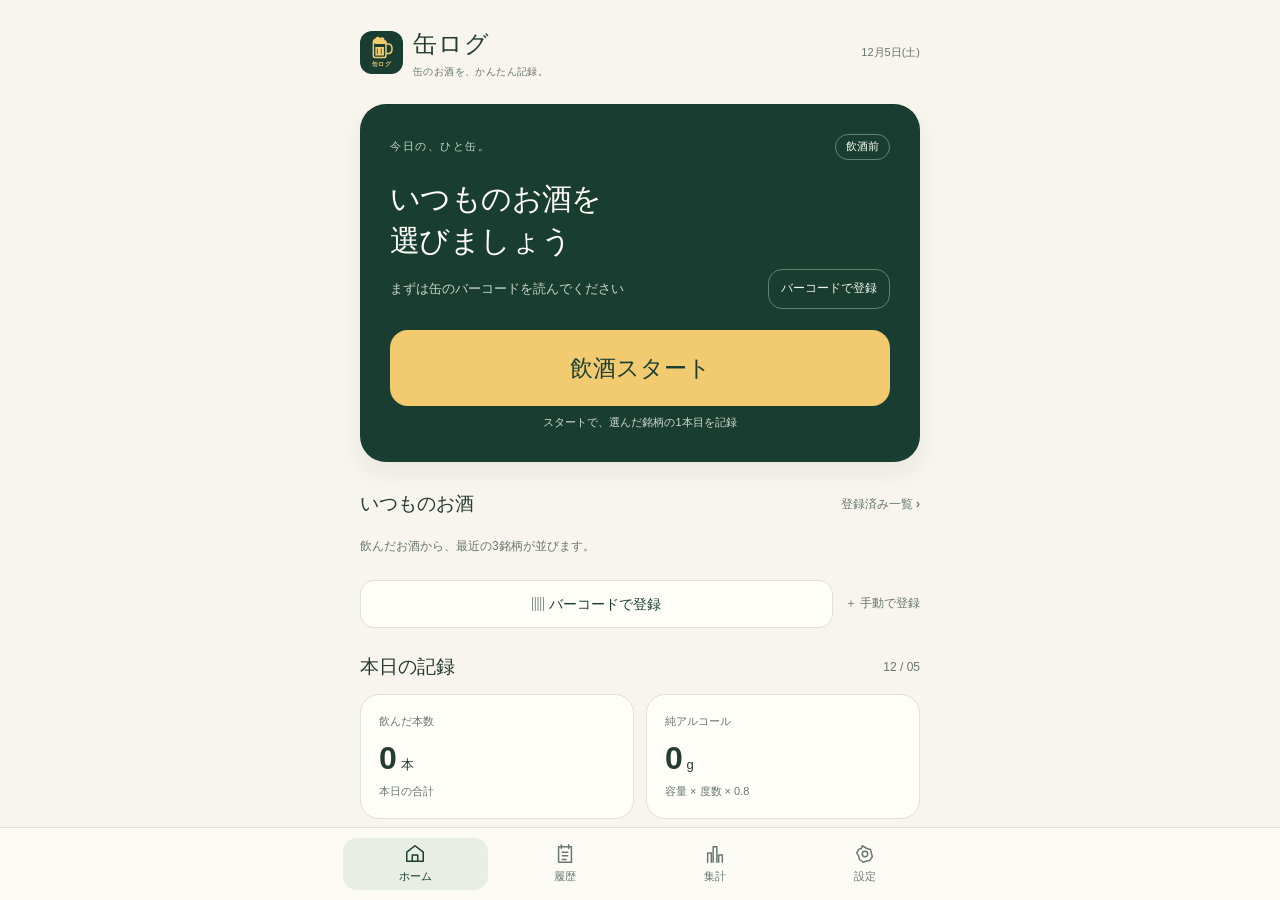
<file: index.html>
<!doctype html><html lang="ja"><head><meta charset="utf-8"><meta name="viewport" content="width=device-width"><meta http-equiv="refresh" content="0;url=./beer-save/"><title>缶ログ</title></head><body><a href="./beer-save/">缶ログを開く</a></body></html>
</file>
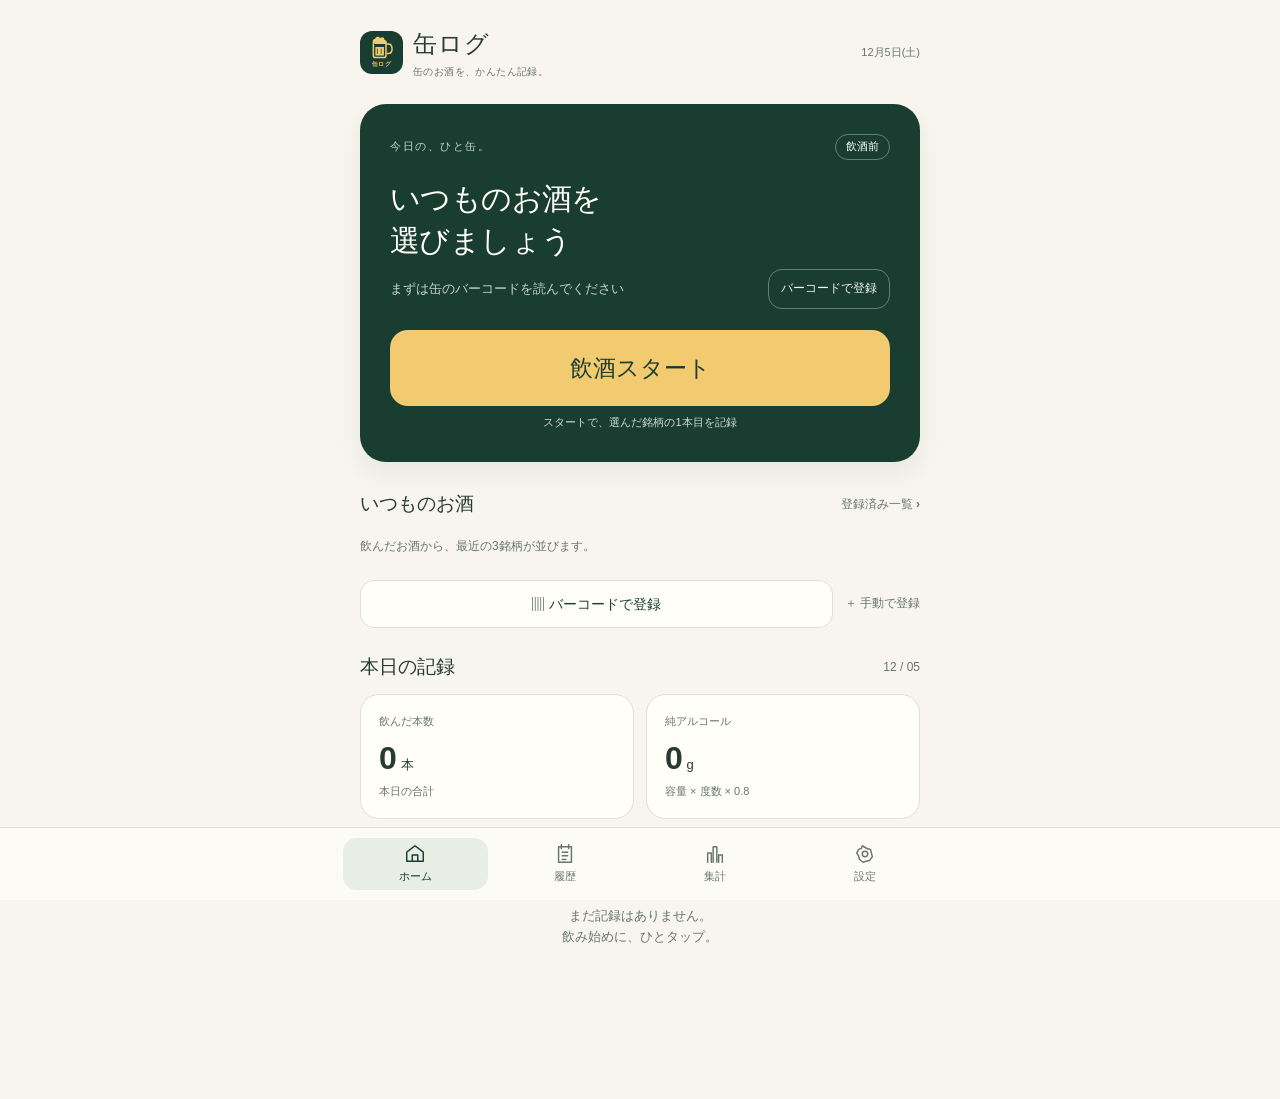
<file: beer-save/index.html>
<!doctype html>
<html lang="ja">
<head>
<meta charset="utf-8"><meta name="viewport" content="width=device-width,initial-scale=1,viewport-fit=cover">
<meta name="theme-color" content="#193D31"><meta name="apple-mobile-web-app-capable" content="yes"><meta name="apple-mobile-web-app-title" content="缶ログ">
<meta name="description" content="缶のお酒を、かんたん記録。いつもの銘柄を選んで、飲み始めにワンタップ。">
<title>缶ログ｜缶のお酒を、かんたん記録。</title>
<link rel="apple-touch-icon" href="./icon-192.png">
<link rel="manifest" href="./manifest.webmanifest"><link rel="icon" href="./icon.svg" type="image/svg+xml">
<link rel="stylesheet" href="./kanlog.css?v=kanlog-20261105-trend">
<script defer src="./beer-catalog.js?v=kanlog-20261105-trend"></script>
<script defer src="./beer-core.js?v=kanlog-20261105-trend"></script>
<script defer src="./beer-store.js?v=kanlog-20261105-trend"></script>
<script defer src="./beer-recognition.js?v=kanlog-20261105-trend"></script>
<script defer src="./beer-live-barcode.js?v=kanlog-20261105-trend"></script>
<script defer src="./beer-camera-ui.js?v=kanlog-20261105-trend"></script>
<script defer src="./kanlog-maintenance.js?v=kanlog-20261105-trend"></script>
<script defer src="./kanlog-app.js?v=kanlog-20261105-trend"></script>
</head>
<body>
<main class="app">
<header class="brand"><div class="brandMain"><img src="./icon.svg" alt="" width="43" height="43"><div><h1>缶ログ</h1><p class="hint">缶のお酒を、かんたん記録。</p></div></div><div class="dateMark" id="todayDate"></div></header>
<div id="globalFeedbackSlot"></div>
<noscript><p class="notice">記録するにはJavaScriptを有効にしてください。</p></noscript>

<section id="homeView" aria-label="ホーム">
<div id="sessionReminder" class="notice" hidden><span id="sessionReminderText">前回の飲酒が終了未記録です。</span><br><button id="finishAtLast" class="write">最後の1本の時刻で終える</button> <button id="reviewActive" class="textButton">終了時刻を確認・修正する</button></div>
<div id="updateHomeNotice" class="notice" role="status" hidden><b>新しい版があります</b><p id="updateHomeNotes" class="hint" hidden></p><button id="homeApplyUpdate">今すぐ更新</button> <button id="homeLaterUpdate" class="textButton">あとで</button></div>
<div class="controlCard">
<div class="controlTop"><p class="eyebrow">今日の、ひと缶。</p><span id="sessionBadge" class="sessionBadge">飲酒前</span></div>
<div class="selection"><p id="selectedName" class="productName">いつものお酒を<br>選びましょう</p><div class="selectionMeta"><p id="selectedFacts" class="productFacts">まずは銘柄を登録してください</p><button id="chooseProduct" class="change">銘柄変更</button></div></div>
<p id="sessionCount" class="sessionCount" hidden>今回 <strong id="sessionCountNumber">0</strong>本</p>
<button id="startBtn" class="mainAction write">飲酒スタート</button>
<button id="addBtn" class="mainAction write" hidden>＋1本</button>
<p class="actionHint" id="actionHint">スタートで、選んだ銘柄の1本目を記録</p>
<button id="finishBtn" class="finishAction write" hidden>飲酒終わり</button>
<div id="homeFeedbackSlot" class="homeFeedbackSlot" aria-label="記録の保存結果"></div>
</div>

<div class="usual"><div class="sectionHeading"><h2>いつものお酒</h2><button id="allProducts" class="textButton">登録済み一覧 ›</button></div><div id="recentProducts" class="recentGrid"></div><div class="row" style="margin-top:12px"><button id="beerLiveButton" class="barcodeAction">▥ バーコードで登録</button><button id="manualProduct" class="textButton">＋ 手動で登録</button></div></div>
<div class="sectionHeading"><h2>本日の記録</h2><small id="dayBoundaryHint"></small></div>
<div class="metricGrid" id="todayMetrics"></div>
<div id="sessionSummary" class="card estimateCard"></div>
<div class="sectionHeading"><h2>今日のログ</h2><small>タップして編集</small></div><div class="timeline" id="todayTimeline"></div><div id="backupHomeReminder" class="notice" hidden><b>記録のバックアップはいかがですか</b><p class="hint">前回の書き出し、または最初の記録から30日以上経ちました。</p><button id="homeReminderExport">JSONを保存</button><button id="homeSnoozeBackup" class="textButton">7日後に案内</button></div><p id="backupHomeResult" class="status backupResult" role="status" hidden></p>
</section>
<section id="historyView" aria-label="履歴" hidden>
<h2 class="pageTitle">履歴</h2><p class="hint">記録の修正も、価格の入力も、あとから。</p>
<button id="pastDrink" class="wide write">＋ 過去の1本を追加</button>
<div class="card priceEntry"><h2>購入価格</h2><p id="missingPriceCount" class="hint"></p><button id="bulkPrices" class="wide write">価格をまとめて入力</button></div>
<div class="card"><h2>飲酒セッション</h2><div id="sessionHistory"></div></div>
<div id="history"></div>
<details id="countCard" class="card"><summary>本数だけの記録・本数の修正</summary><p class="hint">商品の分からない日は本数だけ保存できます。詳細記録より少ない本数にはできません。詳細は各ログから編集・削除してください。</p><form id="countForm"><label for="countDay">集計日（日本時間）</label><input id="countDay" type="date" required><label for="dayCount">その日の合計本数</label><input id="dayCount" type="number" min="0" max="10000" step="1" required><button class="primary write" type="submit">合計本数を保存</button></form></details>
</section>
<section id="analysisView" aria-label="集計" hidden>
<h2 class="pageTitle">集計</h2><p class="hint">飲んだお酒を、少し振り返る。</p>
<label for="period">表示期間</label><select id="period"><option value="day">今日</option><option value="week">今週（月曜から）</option><option value="month" selected>今月</option><option value="year">今年</option><option value="all">全期間</option></select>
<p id="periodLabel" class="hint" style="margin-top:10px"></p><div id="analysisMetrics" class="metricGrid"></div>
<div id="trendCard" class="card"><h2>推移</h2><div class="trendMetrics" role="group" aria-label="グラフの表示内容"><button type="button" data-trend-metric="count" aria-pressed="true">本数</button><button type="button" data-trend-metric="alcohol" aria-pressed="false">純アルコール</button><button type="button" data-trend-metric="spending" aria-pressed="false">金額</button></div><p id="trendReadout" class="trendReadout" role="status" aria-live="polite"></p><div id="trendChart"></div><p id="trendNote" class="hint trendNote"></p></div>
<div class="card"><h2>よく飲んだ銘柄</h2><div id="rankings"></div></div>
<details class="card"><summary>日別の記録・カレンダー</summary><div class="row"><button id="prevMonth" aria-label="前の月">‹</button><b id="monthLabel"></b><button id="nextMonth" aria-label="次の月">›</button></div><div class="calendar" id="calendar"></div><div id="calendarDetail"></div></details>
<details id="savingsCard" class="card"><summary>以前の節約管理</summary><p class="hint">以前の設定と本数から計算する参考値です。実際に消費したお酒の金額とは異なります。</p><div id="savings"></div></details>
</section>
<section id="settingsView" aria-label="設定" hidden>
<h2 class="pageTitle">設定</h2><p class="hint">銘柄とデータを、自分のペースで。</p>
<div class="card"><div class="row"><h2>登録済みのお酒</h2><button id="newProduct" class="textButton write">＋ 登録</button></div><div id="duplicateNotice" class="notice" hidden><b id="duplicateCount"></b><p class="hint">自動ではまとめません。残す銘柄を確認して、1組ずつ整理できます。</p><button id="reviewDuplicates" type="button">候補を確認</button><div id="duplicatePairs" class="pickerList" hidden></div></div><div id="productList"></div><p class="hint">一覧から削除しても、過去の飲酒記録・金額は残ります。</p><details id="archivedProducts" hidden><summary id="archivedProductsTitle">削除した銘柄</summary><p class="hint">「元に戻す」で再び選べるようになります。</p><div id="archivedProductList"></div></details><p class="hint">参考単価を変更しても、過去の記録の実際の価格は変わりません。</p><details><summary>商品辞書について</summary><p id="beerCatalogInfo" class="hint"></p></details></div>
<div class="card"><h2>分解時間の計算条件</h2><p class="hint">既定値は純アルコール10gにつき約2.5時間（4g/時）。個人の分解能力を測定した値ではありません。</p><form id="estimateForm"><label for="metabolismRate">1時間あたりの推定分解量（g）</label><input id="metabolismRate" type="number" min="1" max="20" step="0.1" required><button class="primary write" type="submit">計算条件を保存</button></form><details><summary>推定方法と限界</summary><p class="hint">各缶の飲み始めに純アルコール量を加え、次の缶までの時間で設定量を差し引きます。飲んでいない時間の分解能力を繰り越しません。終了日時がある場合、推定終了はその時刻より前にはしません。吸収速度・食事・体格等はモデル化していません。同じセッションの詳細記録のみが対象で、本数だけの記録は量を推測しません。</p><p class="hint">個人差が大きく、運転できる時刻やアルコールの消失を保証しません。<a href="https://izonsho.mhlw.go.jp/alcoholwacth/" target="_blank" rel="noopener noreferrer">参考：厚生労働省 アルコールウォッチ</a></p></details></div>
<details class="card"><summary id="daySettingsTitle">1日の区切り・以前の節約設定</summary><form id="dayBoundaryForm"><label for="dayStartHour">集計日の開始時刻（日本時間）</label><select id="dayStartHour"></select><p class="hint">変更は新しい記録に適用し、過去の集計日は保持します。</p><button type="submit" class="primary write">区切り時刻を保存</button></form><form id="settingsForm"><div class="grid"><div><label for="baseline">基準本数 / 日</label><input id="baseline" type="number" min="1" max="12" required></div><div><label for="target">目標本数 / 日</label><input id="target" type="number" min="0" max="12" required></div></div><label for="price">基準価格 / 本（円）</label><input id="price" type="number" min="0" step="any" required><button type="submit" class="primary write">節約設定を保存</button></form></details>
<div class="card backupCard"><div class="row"><h2>バックアップと復元</h2><span id="backupBadge" class="backupBadge">書き出し未記録</span></div><p id="backupLast" class="hint"></p><p id="backupSummary" class="hint"></p><p id="backupSchedule" class="hint"></p><button id="resumeBackup" class="textButton" hidden>案内を再開する</button><div id="backupReminder" class="notice" hidden><p>前回のJSON書き出し、または最初の記録から30日以上経ちました。</p><button id="reminderExport">JSONを保存</button><button id="snoozeBackup" class="textButton">7日後に案内</button></div><p class="hint">記録はこの端末・ブラウザ内に保存します。JSONは復元用、CSVは表計算用です。端末の外にも保管してください。</p><div class="grid"><button id="exportJson">JSONを保存</button><button id="exportCsv">CSVを保存</button></div><p id="backupExportResult" class="status backupResult" role="status" hidden></p><details><summary>iPhoneでの保存先を確認する</summary><p class="hint">ダウンロードや共有の画面で「ファイルに保存」を選び、「ファイル」アプリの保存先にJSONがあるか確認してください。別の端末へ移すときは、このJSONを新しい端末で読み込みます。CSVは復元には使えません。</p></details><label for="importFile">バックアップから読み込む</label><input id="importFile" type="file" accept=".json,application/json"><details><summary>JSONを貼り付けて読み込む</summary><label for="importText">バックアップJSON</label><textarea id="importText"></textarea><button id="checkImport" class="wide">内容を確認</button></details><div id="importSummary"></div><div id="importActions" class="grid" hidden><button id="mergeImport" class="write">重複IDを除いて統合</button><button id="replaceImport" class="write">この内容に復元</button></div><details><summary>困ったときの復旧用</summary><p class="hint">通常は使いません。記録がおかしくなったときに、直前の状態や保存中の原文を書き出せます。</p><button id="exportRecovery" class="wide subtle">直前の回復用JSON</button><button id="exportRaw" class="wide subtle" style="margin-top:8px">現在の保存原文を退避</button><div id="legacyTools" hidden><p class="hint">旧名称の記録・旧保存キーは削除しません。</p><button id="readLegacy">旧記録を確認</button><button id="exportLegacy">旧JSONを保存</button></div></details></div>
<div class="card updateCard"><div class="row"><h2>アプリの更新</h2><span id="updateBadge" class="updateBadge" data-state="checking">確認中</span></div><p id="appVersion" class="hint"></p><p id="latestVersion" class="hint" hidden></p><p id="updateCheckedAt" class="hint">まだ更新を確認していません。</p><p id="updateResult" class="status" role="status" hidden></p><p id="updateState" class="hint" role="status" aria-live="polite"></p><button id="checkUpdates" class="wide">更新を確認する</button><button id="applyUpdate" class="primary" hidden>新しい版に更新する</button><p class="hint">保存済みの記録はそのまま残ります。入力中の内容は保存してから更新してください。</p></div><p class="footerNote">缶ログ · 記録は端末の中に。</p>
</section>
</main>
<div id="feedback" class="feedback" hidden><div id="status" class="status" role="status" aria-live="polite" hidden></div><div id="undoBar" class="undo" hidden><span id="undoText"></span><button id="undoBtn" class="write">取り消す</button></div><button id="dismissFeedback" class="textButton" aria-label="通知を閉じる">閉じる</button></div>
<nav class="tabs" aria-label="メインナビゲーション">
<button data-view="home" aria-selected="true" aria-controls="homeView"><svg aria-hidden="true" viewBox="0 0 24 24"><path d="m3 10 9-7 9 7v10H3Z"/><path d="M9 20v-7h6v7"/></svg>ホーム</button>
<button data-view="history" aria-selected="false" aria-controls="historyView"><svg aria-hidden="true" viewBox="0 0 24 24"><path d="M5 4h14v17H5Z M8 2v4 M16 2v4 M9 10h6 M9 14h6 M9 18h4"/></svg>履歴</button>
<button data-view="analysis" aria-selected="false" aria-controls="analysisView"><svg aria-hidden="true" viewBox="0 0 24 24"><path d="M4 21V11h4v10 M10 21V4h4v17 M16 21v-8h4v8"/></svg>集計</button>
<button data-view="settings" aria-selected="false" aria-controls="settingsView"><svg aria-hidden="true" viewBox="0 0 24 24"><path d="m9 3-1 3-3 1-2 4 2 3 1 4 4 3 3-1 4-1 3-4-1-4-1-4-4-1Z"/><circle cx="12" cy="12" r="3"/></svg>設定<span id="updateDot" class="updateDot" hidden aria-hidden="true"></span></button>
</nav>
<dialog id="productPicker" aria-labelledby="pickerTitle"><div class="row dialogHeader"><h2 id="pickerTitle">お酒を選ぶ</h2><button class="close" data-close="productPicker" aria-label="閉じる">×</button></div><p class="hint">選ぶだけでは本数は増えません。</p><div id="pickerProducts" class="pickerList"></div><div class="grid pickerActions"><button id="pickerBarcode">バーコードで<wbr>登録</button><button id="pickerManual">手動で<wbr>登録</button></div></dialog>
<dialog id="productDialog" aria-labelledby="productTitle"><div class="row dialogHeader"><h2 id="productTitle">お酒を登録</h2><button class="close" data-close="productDialog" aria-label="閉じる">×</button></div><p id="productLead" class="hint">保存して、そのまま1本目を記録できます。</p><form id="productForm"><div id="productError" class="dialogError" role="alert" hidden></div><label for="janCode">JAN / EANコード（任意）</label><div class="row"><input id="janCode" inputmode="numeric" maxlength="20" autocomplete="off"><button id="lookupJan" type="button" style="flex-shrink:0">照合</button></div><div id="barcodeChoices" class="pickerList"></div><p id="barcodeNote" class="hint"></p><label for="productName">商品名 <small>必須</small></label><input id="productName" required maxlength="200"><div class="grid"><div><label for="volumeMl">容量（mL） <small>必須</small></label><input id="volumeMl" type="number" min="1" max="10000" step="any" required inputmode="decimal"></div><div><label for="alcoholPercent">度数（%） <small>必須</small></label><input id="alcoholPercent" type="number" min="0.01" max="100" step="any" required inputmode="decimal"></div></div><label for="manufacturer">メーカー（任意）</label><input id="manufacturer" maxlength="200"><label for="referencePriceYen">参考単価（円・あとから入力できます）</label><input id="referencePriceYen" type="number" min="0" max="1000000000" step="any" inputmode="decimal" placeholder="不明なら空欄"><p class="hint">参考単価は実際の購入価格と別に保持します。過去の飲酒記録は変更しません。</p><details><summary>その他の商品情報</summary><label for="category">種類</label><select id="category"><option value="beer">ビール</option><option value="happoshu">発泡酒・新ジャンル</option><option value="chuhai">チューハイ・サワー</option><option value="highball">ハイボール</option><option value="wine">缶ワイン</option><option value="sake">缶日本酒</option><option value="shochu">缶焼酎</option><option value="cocktail">缶カクテル</option><option value="seltzer">ハードセルツァー</option><option value="other" selected>その他の缶入り酒類</option></select><label for="caloriesKcal">1缶のカロリー（kcal）</label><input id="caloriesKcal" type="number" min="0" max="1000000" step="any" inputmode="decimal"><label for="revision">商品版・変更メモ</label><input id="revision" maxlength="200"></details><button type="submit" id="saveOnly" class="write secondaryAction">保存だけする</button><button type="submit" id="saveAndRecord" class="primary write">保存して飲酒スタート</button></form></dialog>
<dialog id="beerLiveDialog" aria-labelledby="beerLiveTitle"><div class="row dialogHeader"><h2 id="beerLiveTitle">バーコードで登録</h2><button id="beerLiveClose" class="close" aria-label="閉じる">×</button></div><div class="liveViewport" id="beerLiveViewport"><video id="beerLiveVideo" autoplay muted playsinline></video><canvas id="beerLivePreview" hidden></canvas><div class="liveGuide" aria-hidden="true"><span></span></div></div><p id="beerLiveStatus" class="status" role="status" aria-live="polite">カメラを準備しています</p><div id="beerLiveResult" hidden><strong id="beerLiveProduct" class="liveProduct"></strong><p id="beerLiveFacts" class="liveFacts"></p><p id="beerLiveCode" class="hint"></p><div id="beerLiveChoices" class="pickerList"></div><button id="beerLiveConfirm" class="primary">商品情報を確認する</button></div><button id="beerLiveRetry" class="wide" style="margin-top:12px">もう一度読み取る</button><label class="livePhotoLabel" for="barcodeFile">バーコードの画像から読み取る<input id="barcodeFile" type="file" accept="image/*"></label><button id="barcodeManual" class="textButton wide">JANコードを手入力する</button><p class="hint">読み取るだけでは飲酒記録は追加しません。</p></dialog>
<dialog id="editDialog" aria-labelledby="editTitle"><div class="row dialogHeader"><h2 id="editTitle">1本の記録を編集</h2><button class="close" data-close="editDialog" aria-label="閉じる">×</button></div><form id="editForm"><div id="editError" class="dialogError" role="alert" hidden></div><label for="editSavedProduct">銘柄を変更する</label><select id="editSavedProduct"></select><label for="editName">商品名</label><input id="editName" required maxlength="200"><div class="grid"><div><label for="editVolume">容量（mL）</label><input id="editVolume" type="number" min="1" max="10000" step="any" required></div><div><label for="editAlcohol">度数（%）</label><input id="editAlcohol" type="number" min="0.01" max="100" step="any" required></div></div><label for="editStartedAt">飲み始め（日本時間）</label><input id="editStartedAt" type="datetime-local" required><label for="editPrice">この1本の実際の購入価格（円）</label><input id="editPrice" type="number" min="0" max="1000000000" step="any" inputmode="decimal" placeholder="不明なら空欄"><p class="hint">この記録だけに反映します。0円と未入力は区別します。</p><label id="detachLabel" class="check" hidden><input id="detachIncluded" type="checkbox"><span>集計日を移す場合、元の日の旧本数を残して別日の1本として追加する</span></label><button type="submit" class="primary write">変更を保存</button><button id="deleteDrink" type="button" class="textButton danger wide write" style="margin-top:14px">この詳細記録を削除</button></form></dialog>
<dialog id="sessionDialog" aria-labelledby="sessionEditTitle"><div class="row dialogHeader"><h2 id="sessionEditTitle">飲酒日時を修正</h2><button class="close" data-close="sessionDialog" aria-label="閉じる">×</button></div><form id="sessionEditForm"><div id="sessionError" class="dialogError" role="alert" hidden></div><label for="sessionStartedAt">開始日時（日本時間）</label><input id="sessionStartedAt" type="datetime-local" required><label for="sessionFinishedAt">終了日時（日本時間）</label><input id="sessionFinishedAt" type="datetime-local"><p class="hint">終了を空欄にすると未終了に戻せます。別の未終了セッションがある場合は戻せません。開始と終了は各缶の飲み始めを含む必要があります。</p><button class="primary write" type="submit">日時を保存</button></form></dialog>
<dialog id="pastDialog" aria-labelledby="pastTitle"><div class="row dialogHeader"><h2 id="pastTitle">過去の1本を追加</h2><button class="close" data-close="pastDialog" aria-label="閉じる">×</button></div><form id="pastForm"><div id="pastError" class="dialogError" role="alert" hidden></div><label for="pastProduct">登録済みのお酒</label><select id="pastProduct" required></select><label for="pastStartedAt">飲み始め（日本時間）</label><input id="pastStartedAt" type="datetime-local" required><label for="pastSession">飲酒セッション</label><select id="pastSession"></select><p class="hint">セッションを選ぶ場合は、その開始〜終了の間の時刻を指定してください。</p><label for="pastPrice">実際の購入価格（円・任意）</label><input id="pastPrice" type="number" min="0" max="1000000000" step="any"><label class="check"><input id="pastIncluded" type="checkbox"><span>すでに本数だけ入力した記録の内訳として追加する</span></label><button class="primary write" type="submit">この1本を追加</button></form></dialog>
<dialog id="duplicateDialog" aria-labelledby="duplicateTitle"><div class="row dialogHeader"><h2 id="duplicateTitle">残す銘柄を選ぶ</h2><button class="close" data-close="duplicateDialog" aria-label="閉じる">×</button></div><p class="hint">もう一方は選択一覧から外します。過去の飲酒記録・価格・商品情報は変えません。「削除した銘柄」から元に戻せます。参考単価やカロリーが違う場合も、選んだ側の情報を残します。</p><form id="duplicateForm"><div id="duplicateError" class="dialogError" role="alert" hidden></div><div id="duplicateChoices"></div><button class="primary write" type="submit">選んだ銘柄を残して整理する</button></form></dialog>
<dialog id="bulkPriceDialog" aria-labelledby="bulkPriceTitle"><div class="row dialogHeader"><h2 id="bulkPriceTitle">購入価格をまとめて入力</h2><button class="close" data-close="bulkPriceDialog" aria-label="閉じる">×</button></div><p class="hint">① 同じ価格で買った記録を選び、② 1本あたりの金額を入力します。入力済みの価格は上書きしません。</p><form id="bulkPriceForm"><div id="bulkPriceError" class="dialogError" role="alert" hidden></div><label for="bulkPriceProduct">銘柄で絞り込み</label><select id="bulkPriceProduct"></select><div class="grid"><div><label for="bulkPriceFrom">集計日の開始</label><input id="bulkPriceFrom" type="date"></div><div><label for="bulkPriceTo">集計日の終了</label><input id="bulkPriceTo" type="date"></div></div><p id="bulkPriceFilterError" class="dialogError" role="alert" hidden></p><p id="bulkPriceCount" class="hint" aria-live="polite"></p><div class="row"><button id="bulkSelectVisible" type="button" class="textButton">表示中をすべて選択</button><button id="bulkClearSelection" type="button" class="textButton" disabled>選択を解除</button></div><div id="bulkPriceRecords" class="bulkPriceRecords"></div><label for="bulkPriceValue">1本あたりの実際の購入価格（円）</label><input id="bulkPriceValue" type="number" min="0" max="1000000000" step="any" required inputmode="decimal" placeholder="例：198。0円も入力できます"><p id="bulkPriceSummary" class="priceSummary" role="status" aria-live="polite"></p><button id="bulkPriceApply" type="submit" class="primary write" disabled>選んだ記録に価格を入力</button></form></dialog>
</body></html>
</file>
<file: beer-save/kanlog.css>
/* 缶ログ: mobile first, local system fonts, no external assets. */
:root{color-scheme:light;--green:#193d31;--gold:#f2ca70;--cream:#f7f5ed;--ink:#263b32;--muted:#68766f;--line:#dce2d8;--white:#fffef9;--soft:#e9eee5;--danger:#8d352c;font-family:-apple-system,BlinkMacSystemFont,"Hiragino Sans","Yu Gothic",sans-serif;font-synthesis:none}
*{box-sizing:border-box}body{margin:0;background:var(--cream);color:var(--ink);line-height:1.6}button,input,select,textarea{font:inherit}button,a,input,select,summary{-webkit-tap-highlight-color:transparent}button{cursor:pointer;touch-action:manipulation;color:inherit;background:var(--white);border:1px solid var(--line);border-radius:14px;min-height:48px;padding:10px 16px;font-weight:650}button:disabled{opacity:.5;cursor:default}button:focus-visible,a:focus-visible,input:focus-visible,select:focus-visible,summary:focus-visible{outline:3px solid #ba8a24;outline-offset:3px}input,select,textarea{width:100%;min-height:48px;background:white;border:1px solid #bfcbbf;border-radius:12px;padding:11px 12px;color:var(--ink);font-size:16px}textarea{min-height:120px}label{display:block;font-size:13px;font-weight:650;margin:14px 0 5px}h1,h2,h3,p{margin-top:0}h1{font-size:24px;letter-spacing:.05em;margin-bottom:0}h2{font-size:19px;line-height:1.5;margin-bottom:16px}h3{font-size:15px;margin-bottom:6px}p{margin-bottom:12px}small,.hint{font-size:12px;color:var(--muted)}small{font-weight:450}.hint{line-height:1.7}.muted{color:var(--muted)}a{color:var(--green)}[hidden]{display:none!important}
.app{max-width:620px;margin:auto;padding:0 20px 120px}.brand{display:flex;align-items:center;justify-content:space-between;padding:25px 0 24px}.brandMain{display:flex;gap:10px;align-items:center}.brand img{width:43px;height:43px;border-radius:12px}.brand .hint{font-size:10px;margin:0;letter-spacing:.04em}.dateMark{font-size:11px;color:var(--muted);text-align:right;font-variant-numeric:tabular-nums}.eyebrow{font-size:11px;letter-spacing:.14em;font-weight:650;margin:0 0 8px}.controlCard{background:var(--green);color:var(--white);border-radius:26px;padding:25px 22px;box-shadow:0 12px 25px #193d3110}.controlTop{display:flex;justify-content:space-between;align-items:center;gap:14px;margin-bottom:18px}.controlTop .eyebrow{color:#c5d6c8;margin-bottom:0}.sessionBadge{border:1px solid #678275;border-radius:20px;padding:3px 10px;font-size:11px}.productName{font-size:27px;line-height:1.4;font-weight:700;letter-spacing:-.02em;overflow-wrap:anywhere;margin:0 0 7px}.productFacts{font-size:13px;color:#cad7cd;margin:0}.selection{display:block}.selectionMeta{display:flex;align-items:center;gap:12px;justify-content:space-between}.nameText{word-break:keep-all;overflow-wrap:anywhere;line-break:strict}.change{background:transparent;border-color:#638171;color:#f3f5eb;font-size:12px;white-space:nowrap;min-height:40px;padding:7px 12px}.sessionCount{font-size:13px;color:#cfdbd2;margin:14px 0 0}.sessionCount strong{font-size:24px;color:var(--gold);margin-right:4px}.primary{background:var(--green);border-color:var(--green);color:white;width:100%;min-height:54px}.mainAction{width:100%;background:var(--gold);color:var(--green);border:0;min-height:72px;margin-top:21px;font-size:23px;font-weight:750;border-radius:18px}.mainAction.confirming{background:#fffdf5;box-shadow:inset 0 0 0 3px var(--gold);font-size:21px}.actionHint{font-size:11px;text-align:center;margin:8px 0 0;color:#d0dbd2}.finishAction{width:100%;background:transparent;color:#fffdf5;border-color:#668171;min-height:56px;margin-top:14px;font-size:16px}.usual{margin:24px 0}.sectionHeading{display:flex;justify-content:space-between;align-items:center;gap:12px;margin:25px 0 13px}.sectionHeading h2{margin:0}.textButton{min-height:36px;border:0;background:transparent;padding:4px 0;font-size:12px;color:var(--muted)}.recentGrid{display:grid;grid-template-columns:minmax(0,1fr);gap:8px}.recentProduct{text-align:left;font-weight:500;min-height:54px;padding:10px 14px;border-radius:16px;font-size:14px;line-height:1.45;display:flex;align-items:center;justify-content:space-between;gap:12px}.recentProduct.selected{border:1.5px solid var(--green);background:var(--soft)}.recentProduct .nameText{min-width:0}.recentProduct>span:not(.nameText){flex-shrink:0;font-size:12px;font-weight:450;color:var(--muted);white-space:nowrap}.metricGrid{display:grid;grid-template-columns:1fr 1fr;gap:12px}.metric{padding:18px;background:var(--white);border:1px solid var(--line);border-radius:19px;min-width:0}.metric small{display:block;font-size:11px}.metric strong{display:block;font-size:32px;letter-spacing:-.04em;line-height:1.3;margin:7px 0 3px;font-variant-numeric:tabular-nums}.metric strong span{font-size:13px;font-weight:500;letter-spacing:0;margin-left:5px}.card{background:var(--white);border:1px solid var(--line);border-radius:20px;padding:20px;margin:16px 0}.timing{display:grid;grid-template-columns:1fr 1fr;gap:12px;padding-bottom:14px;border-bottom:1px solid var(--line);margin-bottom:14px}.timing div:last-child{text-align:right}.timing strong{display:block;font-size:18px}.estimateTime{font-size:23px;font-weight:700;margin:4px 0 8px;letter-spacing:-.02em}.estimateCard .eyebrow{color:var(--muted)}.estimateCard .hint:last-child{margin-bottom:0}.timeline{display:grid;gap:8px}.logEntry{display:flex;align-items:center;gap:13px;width:100%;text-align:left;border-radius:16px;padding:14px;background:var(--white);min-height:80px}.logTime{font-size:12px;font-weight:500;color:var(--muted);flex-shrink:0;font-variant-numeric:tabular-nums}.logInfo{min-width:0;flex:1}.logInfo strong{display:block;font-size:14px;overflow-wrap:anywhere}.logInfo small{display:block;font-size:11px}.chevron{font-size:20px;color:#8c9c91}.empty{padding:20px 0;text-align:center;font-size:13px;color:var(--muted)}.notice{background:#f8edce;border:1px solid #ead9a5;color:#614d1c;border-radius:14px;padding:13px 15px;font-size:13px;margin:12px 0}.status{border-radius:14px;background:var(--soft);padding:13px 15px;font-size:13px;overflow-wrap:anywhere;margin:0 0 16px}.status.error{background:#f9e5df;color:var(--danger)}.undo{display:flex;align-items:center;justify-content:space-between;gap:12px;padding:12px 0;font-size:12px}.undo button{min-height:38px;padding:5px 12px;background:transparent;border-color:#b4c1b1;color:var(--green)}
.tabs{position:fixed;bottom:0;left:0;right:0;border-top:1px solid var(--line);background:#fcfbf5f7;backdrop-filter:blur(16px);z-index:20;padding:10px 12px max(10px,env(safe-area-inset-bottom));display:flex;justify-content:center;gap:5px}.tabs button{border:0;background:transparent;color:var(--muted);border-radius:14px;min-height:52px;width:min(25%,145px);font-size:11px;line-height:1.4;padding:5px}.tabs button[aria-selected=true]{color:var(--green);background:var(--soft)}.tabs svg{display:block;width:22px;height:22px;margin:0 auto 4px;fill:none;stroke:currentColor;stroke-width:1.6;stroke-linecap:round;stroke-linejoin:round}.pageTitle{margin:2px 0 6px;font-size:28px;letter-spacing:-.03em}.row{display:flex;align-items:center;justify-content:space-between;gap:12px}.grid{display:grid;grid-template-columns:repeat(2,minmax(0,1fr));gap:12px}.grid>div{min-width:0}input[type=date],input[type=datetime-local]{min-width:0;max-width:100%}.grid label{margin-top:12px}.check{display:flex;align-items:flex-start;gap:10px;font-size:13px;font-weight:450}.check input{width:20px;height:20px;min-height:20px;margin-top:2px;flex-shrink:0}.subtle{background:transparent}.wide{width:100%}.danger{color:var(--danger)}details{margin-top:14px}summary{cursor:pointer;font-size:13px;font-weight:650;padding:6px 0}table{width:100%;border-collapse:collapse;font-size:12px}td,th{text-align:left;padding:10px 5px;border-bottom:1px solid var(--line)}.productRow{border-top:1px solid var(--line);padding:13px 0;display:flex;gap:12px;align-items:center;justify-content:space-between}.productRow strong{font-size:14px;display:block}.productRow button{font-size:12px;flex-shrink:0;min-height:38px;padding:6px 10px}.historyDay{margin:23px 0}.historyDay h3{font-size:14px}.sessionItem{border-bottom:1px solid var(--line);padding:12px 0}.sessionItem summary{font-size:13px}.calendar{display:grid;grid-template-columns:repeat(7,minmax(0,1fr));gap:4px;margin-top:14px}.calendar button{min-height:52px;padding:4px 0;font-size:10px;border-radius:10px}.calendar b{display:block;font-size:14px}.calendar .has{background:var(--soft);border-color:#b9cdbb}.dow{text-align:center;font-size:10px;color:var(--muted)}
dialog{width:min(94vw,520px);max-height:92dvh;overflow:auto;border:0;border-radius:24px;background:var(--cream);color:var(--ink);padding:24px;box-shadow:0 20px 90px #13271f44}dialog::backdrop{background:#142d246b;backdrop-filter:blur(3px)}dialog h2{margin:0;font-size:21px}dialog .dialogHeader{margin-bottom:16px;align-items:flex-start}dialog .close{border:1px solid var(--line);border-radius:50%;min-height:36px;width:36px;padding:4px;font-size:19px;flex-shrink:0}dialog .primary{margin-top:22px}dialog .status{margin:12px 0}.pickerList{display:grid;gap:9px;margin:15px 0;max-height:40vh;overflow:auto}.pickerList button{text-align:left;width:100%;font-size:14px}.pickerList small{display:block}.pickerActions button{word-break:keep-all;font-size:15px;padding-left:8px;padding-right:8px}.dialogError{color:var(--danger);background:#f9e5df;border-radius:12px;padding:10px;font-size:13px;margin:12px 0}.liveViewport{background:#14231f;border-radius:16px;overflow:hidden;position:relative;min-height:190px}.liveViewport video,.liveViewport canvas{display:block;width:100%;max-height:42dvh;min-height:190px;object-fit:contain}.liveGuide{position:absolute;inset:28% 6%;border:2px solid var(--gold);border-radius:12px;box-shadow:0 0 0 100vmax #0003;pointer-events:none}.liveGuide span{position:absolute;top:50%;left:4%;right:4%;height:1px;background:var(--gold)}.liveProduct{display:block;font-size:23px;margin-top:14px;overflow-wrap:anywhere}.liveFacts{font-size:17px}.livePhotoLabel{border:1px solid var(--line);border-radius:12px;padding:12px;text-align:center;cursor:pointer;margin-top:12px}.livePhotoLabel input{margin-top:8px;font-size:12px}.footerNote{text-align:center;font-size:11px;color:var(--muted);margin:24px 0 0}body:has(dialog[open]){overflow:hidden}
.productActions{display:flex;flex-shrink:0;gap:6px}.productRow>div:first-child{min-width:0;overflow-wrap:anywhere}.productActions button{min-height:44px;padding:6px 10px}
@media(min-width:600px){.app{padding-left:30px;padding-right:30px}.controlCard{padding:30px}.mainAction{min-height:76px}.productName{font-size:30px}}
@media(max-width:360px){.app{padding-left:14px;padding-right:14px}.controlCard{padding:21px 18px}.brand .hint{font-size:9px}.productName{font-size:23px}dialog{padding:20px}.grid{gap:9px}}
@media(prefers-reduced-motion:no-preference){button{transition:background .15s,transform .1s}button:active{transform:translateY(1px)}}

.duplicateChoice{display:flex;gap:12px;border:1px solid var(--line);border-radius:16px;padding:16px;background:var(--white);cursor:pointer}.duplicateChoice input{width:22px;min-height:22px;flex-shrink:0;margin-top:3px}.duplicateChoice span{min-width:0;overflow-wrap:anywhere}.duplicateChoice small{display:block;margin-top:8px}

/* Reserve room below the drinking controls, so notices never move their targets. */
.homeFeedbackSlot{min-height:104px;margin-top:12px}.homeFeedbackSlot:has(>.feedback[hidden]){min-height:0;margin-top:0}
.feedback{display:grid;grid-template-columns:minmax(0,1fr) auto;gap:0 12px;background:var(--white);color:var(--ink);border:1px solid #c8d7c7;border-radius:14px;padding:8px 12px;margin-bottom:16px}
.feedback #status{grid-column:1/-1;margin:0;padding:6px 0;background:transparent;font-size:12px;line-height:1.5}
.feedback #status.error{background:#f9e5df;color:var(--danger);padding:8px;border-radius:8px}
.feedback .undo{padding:0;margin:0;gap:8px;min-width:0}
.feedback #undoText{font-size:11px}
.feedback #dismissFeedback{grid-column:2;align-self:end;min-height:44px;padding:4px;font-size:11px}
.feedback .undo button{min-height:44px;flex-shrink:0}
.homeFeedbackSlot .feedback{background:#244b3e;color:#fffdf5;border:0;margin:0}
.homeFeedbackSlot #status{color:#fffdf5}
.homeFeedbackSlot #undoText{display:none}
.homeFeedbackSlot .undo button{color:#fffdf5;border-color:#92aa9c}
.homeFeedbackSlot #dismissFeedback{color:#d0dbd2}


.bulkPriceRecords{max-height:30vh;overflow:auto;border-top:1px solid var(--line)}.bulkPriceRow{display:flex;gap:10px;align-items:flex-start;padding:12px 0;border-bottom:1px solid var(--line);margin:0;cursor:pointer}.bulkPriceRow input{width:22px;min-height:22px;flex-shrink:0;margin-top:3px}.bulkPriceRow span{min-width:0;overflow-wrap:anywhere}.bulkPriceRow small{display:block}


.tabs button{position:relative}.updateDot{position:absolute;top:5px;right:calc(50% - 22px);width:8px;height:8px;border-radius:50%;background:#ba8a24}.backupAction{margin-top:10px}

html{scroll-padding-top:12px;scroll-padding-bottom:100px}

.priceEntry h2{font-size:18px}.priceEntry .hint{margin:8px 0 14px}.priceSummary{padding:14px;border-radius:12px;background:var(--soft);color:var(--green);font-size:14px;overflow-wrap:anywhere;font-variant-numeric:tabular-nums}

.updateCard h2{font-size:18px}.updateBadge{flex-shrink:0;padding:4px 10px;border-radius:20px;font-size:11px;background:var(--soft);color:var(--green)}.updateBadge[data-state=available]{background:#f8edce;color:#614d1c}.updateBadge[data-state=error]{background:#f9e5df;color:var(--danger)}.updateCard .hint{overflow-wrap:anywhere}.updateCard #applyUpdate{margin-top:12px}

.updateBadge[data-state=offline]{background:#eeeadd;color:var(--muted)}

.backupCard h2{font-size:18px}.backupCard>.row{align-items:flex-start;flex-wrap:wrap}.backupBadge{font-size:11px;background:var(--soft);color:var(--green);padding:4px 10px;border-radius:20px}.backupBadge.due{background:#f8edce;color:#614d1c}.backupResult{margin-top:14px;font-size:12px;overflow-wrap:anywhere}
/* "Save only" comes first so the keyboard's Enter never records a drink. */
.secondaryAction{width:100%;margin-top:22px;background:transparent;color:var(--green)}#saveAndRecord{margin-top:10px}
.barcodeAction{flex:1;min-height:48px;font-size:14px;color:var(--green)}
/* Trend chart: the gutter holds the y labels, bars grow from a single baseline. */
.trendMetrics{display:grid;grid-template-columns:repeat(3,minmax(0,1fr));gap:4px;background:var(--soft);border-radius:14px;padding:4px}.trendMetrics button{border:0;background:transparent;border-radius:11px;min-height:44px;padding:4px;font-size:13px;color:var(--muted)}.trendMetrics button[aria-pressed=true]{background:var(--white);color:var(--green);box-shadow:0 1px 3px #193d3120}
.trendReadout{min-height:44px;margin:12px 0 4px;font-size:13px;font-weight:650;line-height:1.6;font-variant-numeric:tabular-nums;overflow-wrap:anywhere}
.trendPlot{position:relative;height:180px;margin:10px 0 0 38px;border-bottom:0}.trendLine{position:absolute;left:0;right:0;height:0;border-top:1px solid var(--line)}.trendLine span{position:absolute;right:calc(100% + 6px);top:-9px;font-size:10px;line-height:18px;color:var(--muted);white-space:nowrap;font-variant-numeric:tabular-nums}
.trendBars,.trendTicks{display:grid}.trendBars{position:absolute;inset:0}.trendCol{display:flex;align-items:flex-end;justify-content:center;min-width:0;min-height:0;height:100%;padding:0 1px;border:0;border-radius:0;background:transparent}.trendCol i{display:block;width:100%;max-width:24px;background:#2a8560;border-radius:4px 4px 0 0}.trendCol.picked i{background:var(--green)}button.trendCol:hover i{background:var(--green)}
.trendTicks{margin:4px 0 0 38px;min-height:18px}.trendTicks span{display:flex;justify-content:center;min-width:0;white-space:nowrap;font-size:10px;line-height:18px;color:var(--muted);font-variant-numeric:tabular-nums}
.trendNote{margin:8px 0 0}.trendNote:empty{display:none}.trendEmpty{margin:24px 0;text-align:center}
</file>
